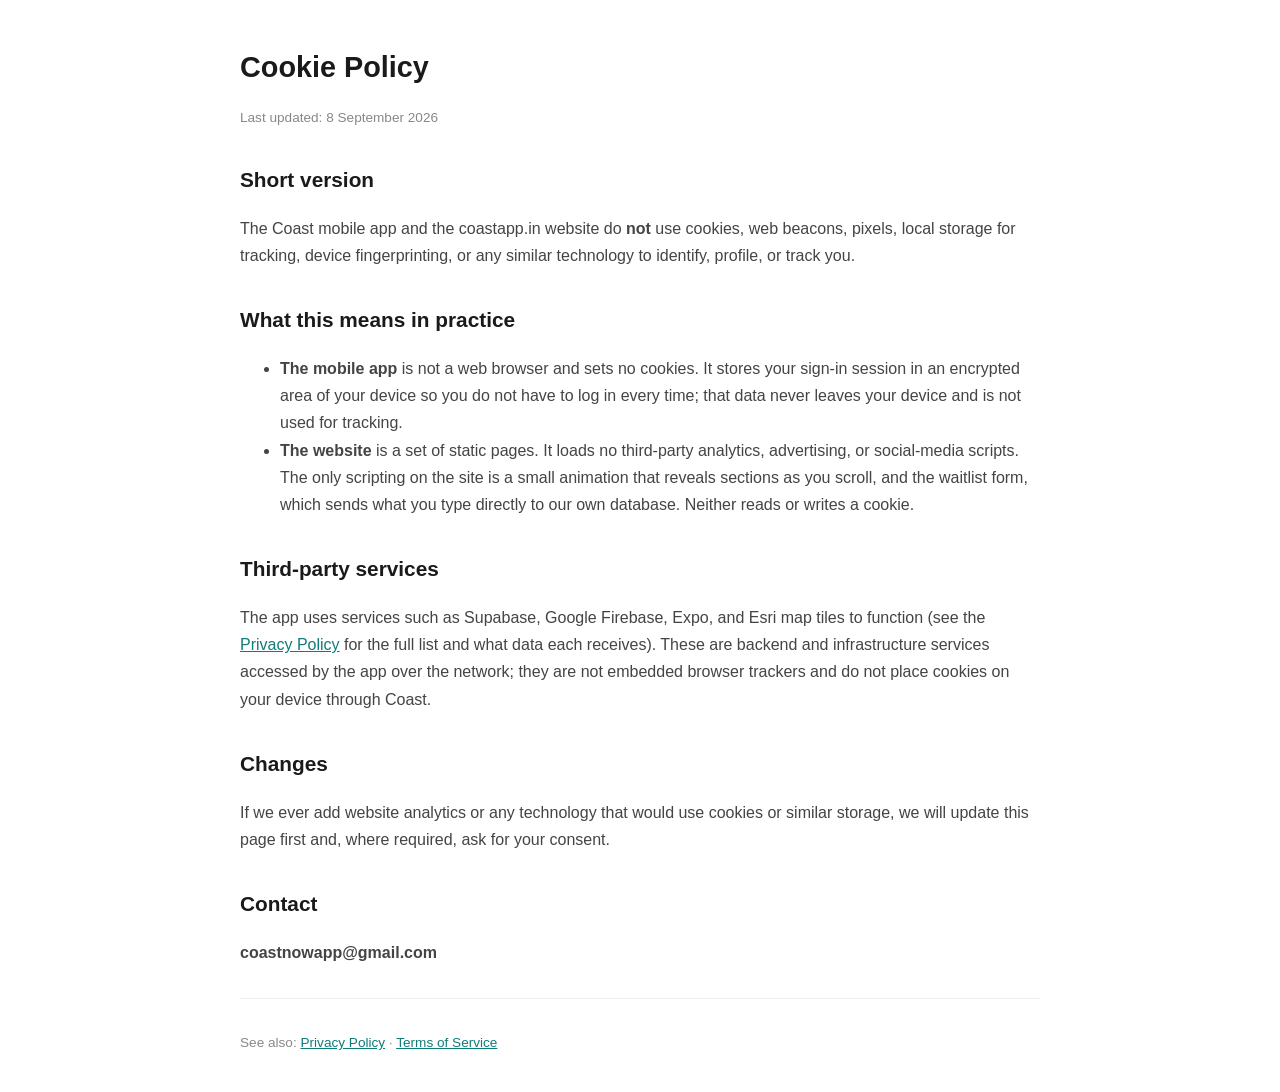
<file: cookie-policy.html>
<!DOCTYPE html>
<html lang="en">
<head>
  <meta charset="UTF-8">
  <meta name="viewport" content="width=device-width, initial-scale=1.0">
  <title>Cookie Policy - Coast</title>
  <meta name="description" content="Coast's website does not use cookies or trackers. Read the details of our cookie policy.">
  <link rel="canonical" href="https://coastapp.in/cookie-policy.html">
  <style>
    body { font-family: -apple-system, BlinkMacSystemFont, 'Segoe UI', Roboto, sans-serif; line-height: 1.7; max-width: 800px; margin: 0 auto; padding: 24px 16px; color: #1a1a1a; }
    h1 { font-size: 1.8em; margin-bottom: 0.2em; }
    h2 { font-size: 1.3em; margin-top: 1.6em; }
    p, li { color: #444; }
    .updated { color: #888; font-size: 0.85em; }
    hr { border: none; border-top: 1px solid #eee; margin: 2em 0; }
    a { color: #0F7C7A; }
  </style>
</head>
<body>
  <h1>Cookie Policy</h1>
  <p class="updated">Last updated: 8 September 2026</p>

  <h2>Short version</h2>
  <p>The Coast mobile app and the coastapp.in website do <strong>not</strong>
  use cookies, web beacons, pixels, local storage for tracking, device
  fingerprinting, or any similar technology to identify, profile, or track
  you.</p>

  <h2>What this means in practice</h2>
  <ul>
    <li><strong>The mobile app</strong> is not a web browser and sets no
    cookies. It stores your sign-in session in an encrypted area of your
    device so you do not have to log in every time; that data never leaves
    your device and is not used for tracking.</li>
    <li><strong>The website</strong> is a set of static pages. It loads no
    third-party analytics, advertising, or social-media scripts. The only
    scripting on the site is a small animation that reveals sections as you
    scroll, and the waitlist form, which sends what you type directly to our
    own database. Neither reads or writes a cookie.</li>
  </ul>

  <h2>Third-party services</h2>
  <p>The app uses services such as Supabase, Google Firebase, Expo, and Esri
  map tiles to function (see the
  <a href="privacy-policy.html">Privacy Policy</a> for the full list and what
  data each receives). These are backend and infrastructure services accessed
  by the app over the network; they are not embedded browser trackers and do
  not place cookies on your device through Coast.</p>

  <h2>Changes</h2>
  <p>If we ever add website analytics or any technology that would use cookies
  or similar storage, we will update this page first and, where required, ask
  for your consent.</p>

  <h2>Contact</h2>
  <p><strong>coastnowapp@gmail.com</strong></p>

  <hr>
  <p class="updated">See also: <a href="privacy-policy.html">Privacy Policy</a>
  &middot; <a href="terms-of-service.html">Terms of Service</a></p>
</body>
</html>
</file>
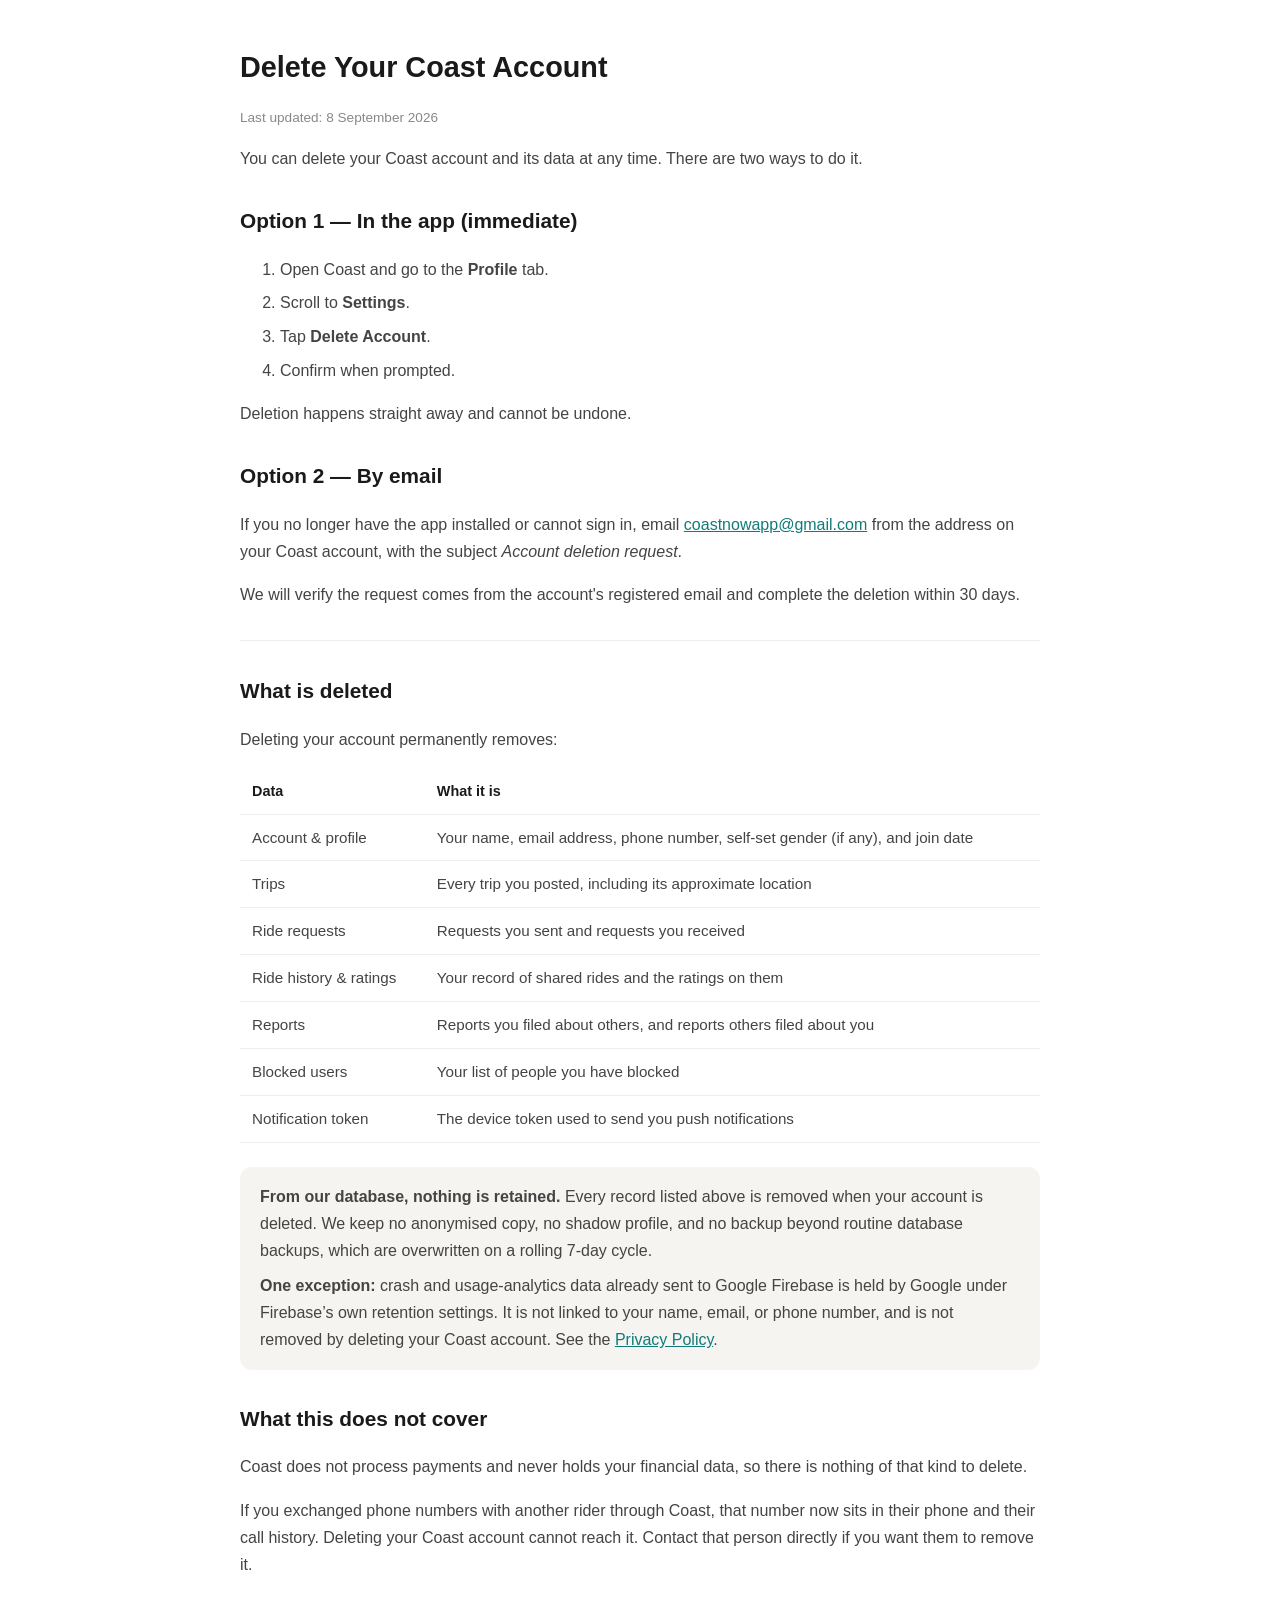
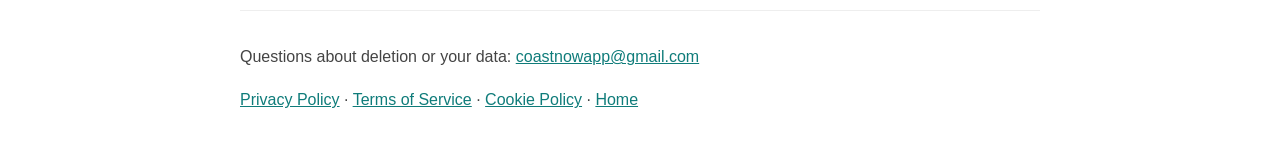
<file: delete-account.html>
<!DOCTYPE html>
<html lang="en">
<head>
  <meta charset="UTF-8">
  <meta name="viewport" content="width=device-width, initial-scale=1.0">
  <title>Delete Your Account - Coast</title>
  <link rel="canonical" href="https://coastapp.in/delete-account.html">
  <meta name="description" content="How to delete your Coast account and all associated data, in the app or by email request.">
  <link rel="icon" type="image/png" href="favicon.png">
  <style>
    body { font-family: -apple-system, BlinkMacSystemFont, 'Segoe UI', Roboto, sans-serif; line-height: 1.7; max-width: 800px; margin: 0 auto; padding: 24px 16px; color: #1a1a1a; }
    h1 { font-size: 1.8em; margin-bottom: 0.2em; }
    h2 { font-size: 1.3em; margin-top: 1.5em; }
    p, li { color: #444; }
    .updated { color: #888; font-size: 0.85em; }
    hr { border: none; border-top: 1px solid #eee; margin: 2em 0; }
    ol li { margin-bottom: 0.4em; }
    table { border-collapse: collapse; width: 100%; margin: 1em 0; }
    th, td { text-align: left; padding: 10px 12px; border-bottom: 1px solid #eee; vertical-align: top; }
    th { color: #1a1a1a; font-size: 0.9em; }
    td { color: #444; font-size: 0.95em; }
    .box { background: #f6f4f1; border-radius: 12px; padding: 16px 20px; margin: 1.5em 0; }
    a { color: #0F7C7A; }
  </style>
</head>
<body>
  <h1>Delete Your Coast Account</h1>
  <p class="updated">Last updated: 8 September 2026</p>

  <p>You can delete your Coast account and its data at any time. There are two ways to do it.</p>

  <h2>Option 1 — In the app (immediate)</h2>
  <ol>
    <li>Open Coast and go to the <strong>Profile</strong> tab.</li>
    <li>Scroll to <strong>Settings</strong>.</li>
    <li>Tap <strong>Delete Account</strong>.</li>
    <li>Confirm when prompted.</li>
  </ol>
  <p>Deletion happens straight away and cannot be undone.</p>

  <h2>Option 2 — By email</h2>
  <p>If you no longer have the app installed or cannot sign in, email
  <a href="mailto:coastnowapp@gmail.com?subject=Account%20deletion%20request">coastnowapp@gmail.com</a>
  from the address on your Coast account, with the subject <em>Account deletion request</em>.</p>
  <p>We will verify the request comes from the account's registered email and complete the deletion within 30 days.</p>

  <hr>

  <h2>What is deleted</h2>
  <p>Deleting your account permanently removes:</p>
  <table>
    <tr><th>Data</th><th>What it is</th></tr>
    <tr><td>Account &amp; profile</td><td>Your name, email address, phone number, self-set gender (if any), and join date</td></tr>
    <tr><td>Trips</td><td>Every trip you posted, including its approximate location</td></tr>
    <tr><td>Ride requests</td><td>Requests you sent and requests you received</td></tr>
    <tr><td>Ride history &amp; ratings</td><td>Your record of shared rides and the ratings on them</td></tr>
    <tr><td>Reports</td><td>Reports you filed about others, and reports others filed about you</td></tr>
    <tr><td>Blocked users</td><td>Your list of people you have blocked</td></tr>
    <tr><td>Notification token</td><td>The device token used to send you push notifications</td></tr>
  </table>

  <div class="box">
    <p style="margin:0 0 8px"><strong>From our database, nothing is retained.</strong> Every record listed above is removed when your account is deleted. We keep no anonymised copy, no shadow profile, and no backup beyond routine database backups, which are overwritten on a rolling 7-day cycle.</p>
    <p style="margin:0"><strong>One exception:</strong> crash and usage-analytics data already sent to Google Firebase is held by Google under Firebase&rsquo;s own retention settings. It is not linked to your name, email, or phone number, and is not removed by deleting your Coast account. See the <a href="privacy-policy.html">Privacy Policy</a>.</p>
  </div>

  <h2>What this does not cover</h2>
  <p>Coast does not process payments and never holds your financial data, so there is nothing of that kind to delete.</p>
  <p>If you exchanged phone numbers with another rider through Coast, that number now sits in their phone and their call history. Deleting your Coast account cannot reach it. Contact that person directly if you want them to remove it.</p>

  <hr>

  <p>Questions about deletion or your data: <a href="mailto:coastnowapp@gmail.com">coastnowapp@gmail.com</a></p>
  <p><a href="privacy-policy.html">Privacy Policy</a> · <a href="terms-of-service.html">Terms of Service</a> · <a href="cookie-policy.html">Cookie Policy</a> · <a href="index.html">Home</a></p>
</body>
</html>
</file>
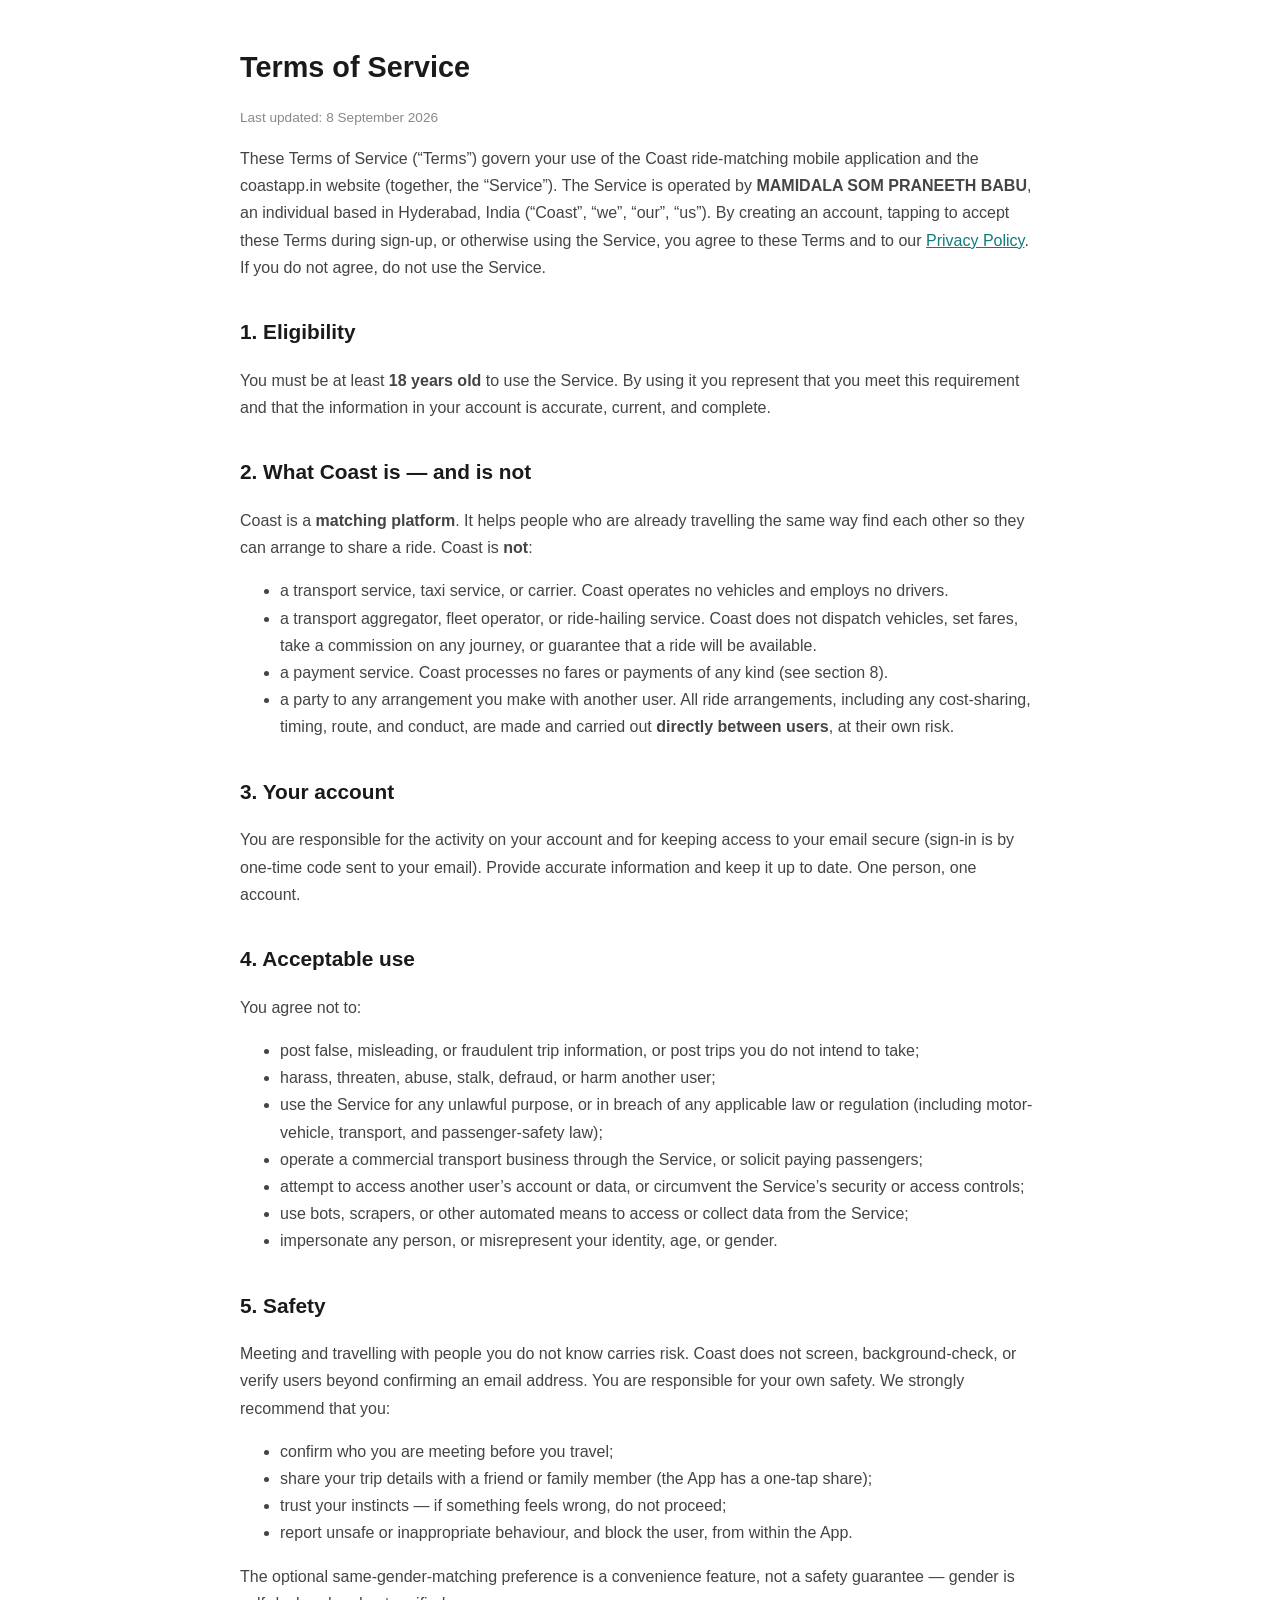
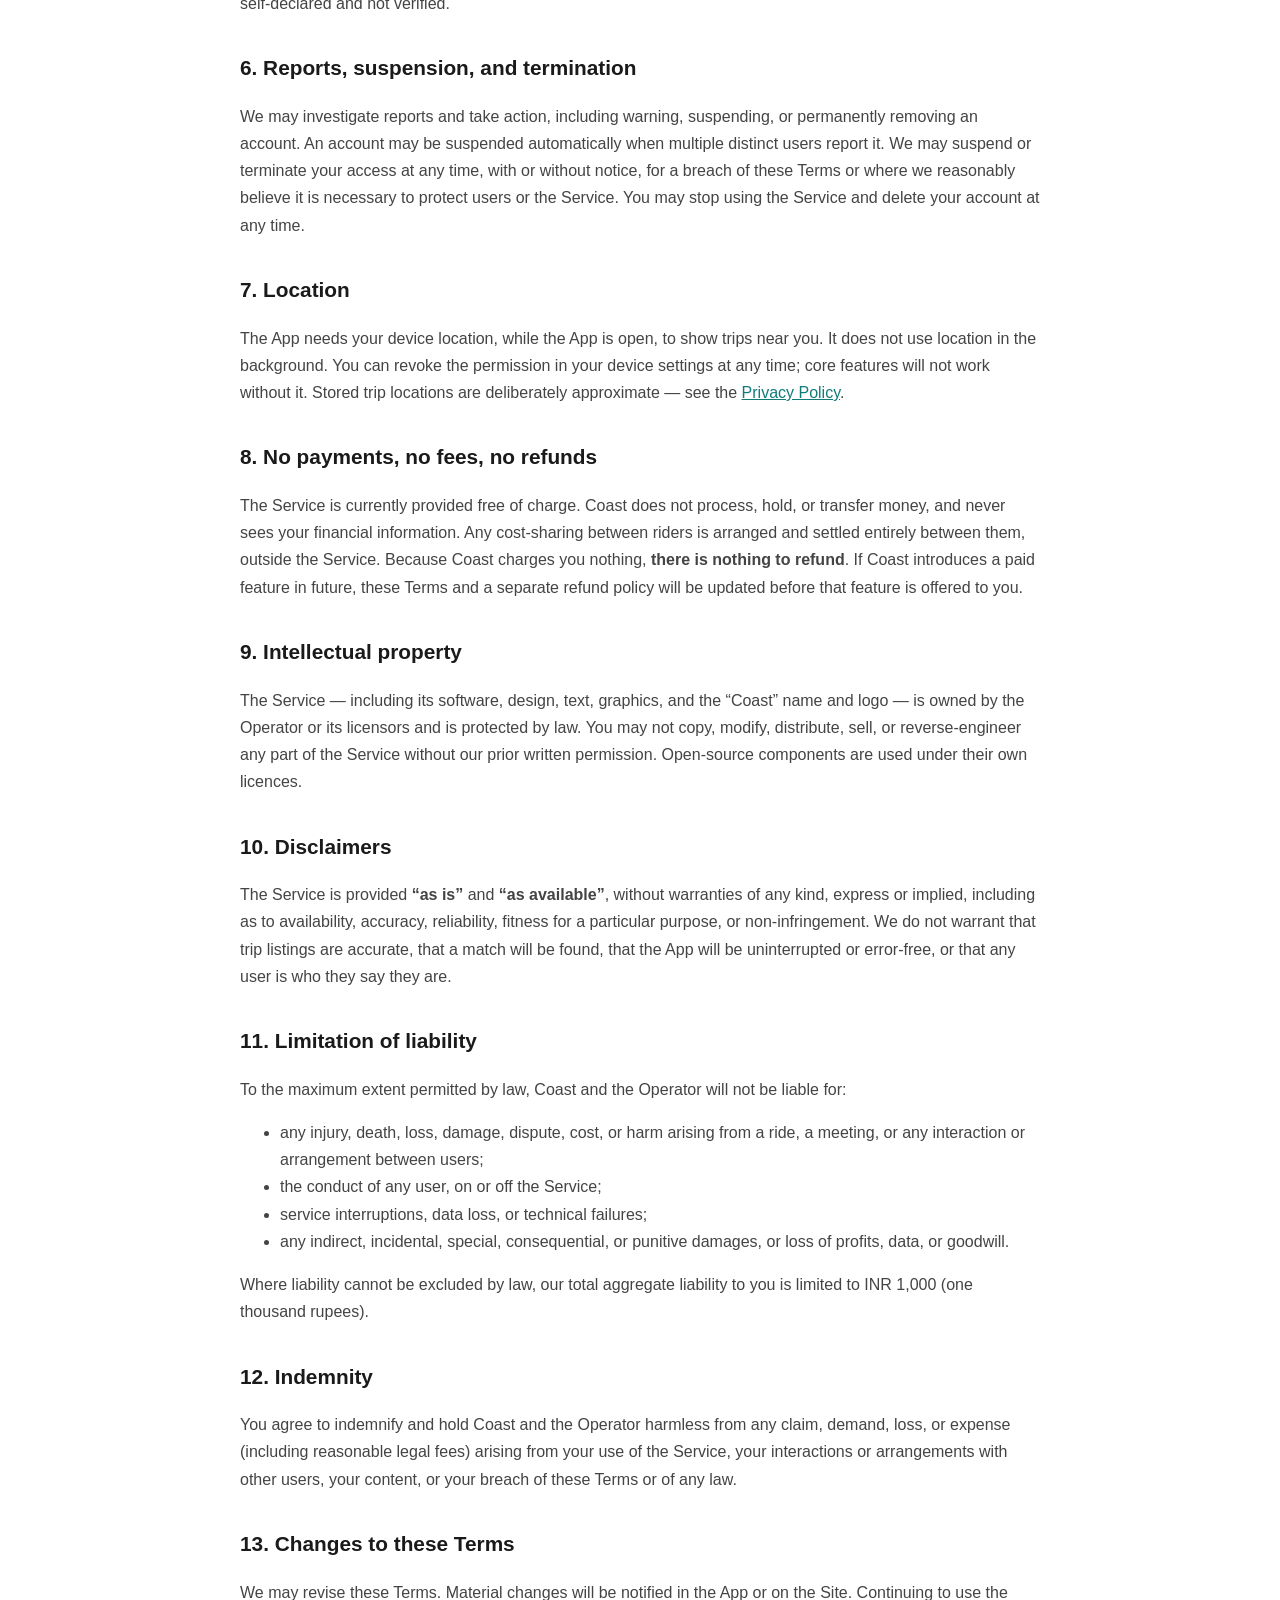
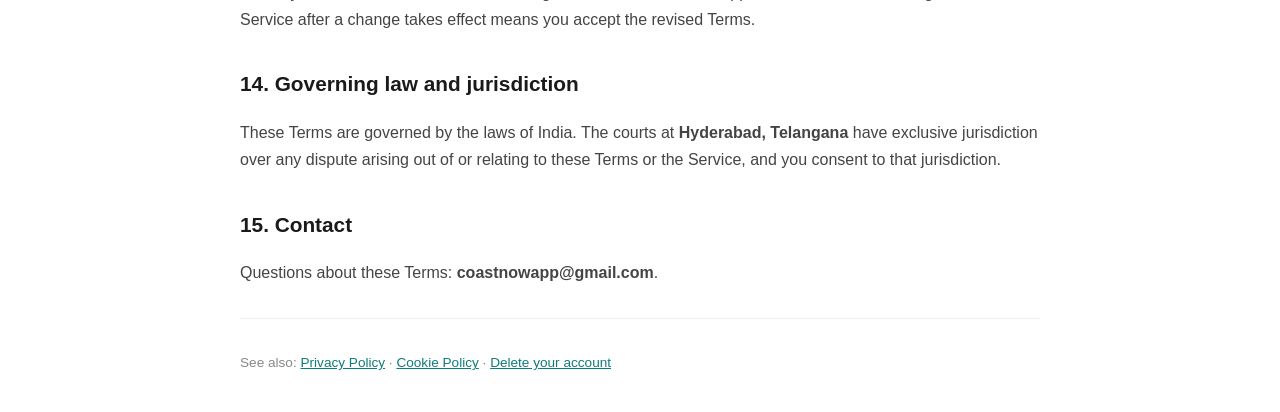
<file: terms-of-service.html>
<!DOCTYPE html>
<html lang="en">
<head>
  <meta charset="UTF-8">
  <meta name="viewport" content="width=device-width, initial-scale=1.0">
  <title>Terms of Service - Coast</title>
  <meta name="description" content="The terms for using Coast, a proximity-based ride-sharing app for India.">
  <link rel="canonical" href="https://coastapp.in/terms-of-service.html">
  <style>
    body { font-family: -apple-system, BlinkMacSystemFont, 'Segoe UI', Roboto, sans-serif; line-height: 1.7; max-width: 800px; margin: 0 auto; padding: 24px 16px; color: #1a1a1a; }
    h1 { font-size: 1.8em; margin-bottom: 0.2em; }
    h2 { font-size: 1.3em; margin-top: 1.6em; }
    p, li { color: #444; }
    .updated { color: #888; font-size: 0.85em; }
    hr { border: none; border-top: 1px solid #eee; margin: 2em 0; }
    a { color: #0F7C7A; }
  </style>
</head>
<body>
  <h1>Terms of Service</h1>
  <p class="updated">Last updated: 8 September 2026</p>

  <p>These Terms of Service (&ldquo;Terms&rdquo;) govern your use of the Coast
  ride-matching mobile application and the coastapp.in website (together, the
  &ldquo;Service&rdquo;). The Service is operated by
  <strong>MAMIDALA SOM PRANEETH BABU</strong>, an individual based in
  Hyderabad, India (&ldquo;Coast&rdquo;, &ldquo;we&rdquo;, &ldquo;our&rdquo;,
  &ldquo;us&rdquo;).
  By creating an account, tapping to accept these Terms during sign-up, or
  otherwise using the Service, you agree to these Terms and to our
  <a href="privacy-policy.html">Privacy Policy</a>. If you do not agree, do not
  use the Service.</p>

  <h2>1. Eligibility</h2>
  <p>You must be at least <strong>18 years old</strong> to use the Service. By
  using it you represent that you meet this requirement and that the
  information in your account is accurate, current, and complete.</p>

  <h2>2. What Coast is &mdash; and is not</h2>
  <p>Coast is a <strong>matching platform</strong>. It helps people who are
  already travelling the same way find each other so they can arrange to share
  a ride. Coast is <strong>not</strong>:</p>
  <ul>
    <li>a transport service, taxi service, or carrier. Coast operates no vehicles and employs no drivers.</li>
    <li>a transport aggregator, fleet operator, or ride-hailing service. Coast does not dispatch vehicles, set fares, take a commission on any journey, or guarantee that a ride will be available.</li>
    <li>a payment service. Coast processes no fares or payments of any kind (see section 8).</li>
    <li>a party to any arrangement you make with another user. All ride arrangements, including any cost-sharing, timing, route, and conduct, are made and carried out <strong>directly between users</strong>, at their own risk.</li>
  </ul>

  <h2>3. Your account</h2>
  <p>You are responsible for the activity on your account and for keeping
  access to your email secure (sign-in is by one-time code sent to your
  email). Provide accurate information and keep it up to date. One person, one
  account.</p>

  <h2>4. Acceptable use</h2>
  <p>You agree not to:</p>
  <ul>
    <li>post false, misleading, or fraudulent trip information, or post trips you do not intend to take;</li>
    <li>harass, threaten, abuse, stalk, defraud, or harm another user;</li>
    <li>use the Service for any unlawful purpose, or in breach of any applicable law or regulation (including motor-vehicle, transport, and passenger-safety law);</li>
    <li>operate a commercial transport business through the Service, or solicit paying passengers;</li>
    <li>attempt to access another user&rsquo;s account or data, or circumvent the Service&rsquo;s security or access controls;</li>
    <li>use bots, scrapers, or other automated means to access or collect data from the Service;</li>
    <li>impersonate any person, or misrepresent your identity, age, or gender.</li>
  </ul>

  <h2>5. Safety</h2>
  <p>Meeting and travelling with people you do not know carries risk. Coast
  does not screen, background-check, or verify users beyond confirming an
  email address. You are responsible for your own safety. We strongly
  recommend that you:</p>
  <ul>
    <li>confirm who you are meeting before you travel;</li>
    <li>share your trip details with a friend or family member (the App has a one-tap share);</li>
    <li>trust your instincts &mdash; if something feels wrong, do not proceed;</li>
    <li>report unsafe or inappropriate behaviour, and block the user, from within the App.</li>
  </ul>
  <p>The optional same-gender-matching preference is a convenience feature, not
  a safety guarantee &mdash; gender is self-declared and not verified.</p>

  <h2>6. Reports, suspension, and termination</h2>
  <p>We may investigate reports and take action, including warning, suspending,
  or permanently removing an account. An account may be suspended automatically
  when multiple distinct users report it. We may suspend or terminate your
  access at any time, with or without notice, for a breach of these Terms or
  where we reasonably believe it is necessary to protect users or the Service.
  You may stop using the Service and delete your account at any time.</p>

  <h2>7. Location</h2>
  <p>The App needs your device location, while the App is open, to show trips
  near you. It does not use location in the background. You can revoke the
  permission in your device settings at any time; core features will not work
  without it. Stored trip locations are deliberately approximate &mdash; see
  the <a href="privacy-policy.html">Privacy Policy</a>.</p>

  <h2>8. No payments, no fees, no refunds</h2>
  <p>The Service is currently provided free of charge. Coast does not process,
  hold, or transfer money, and never sees your financial information. Any
  cost-sharing between riders is arranged and settled entirely between them,
  outside the Service. Because Coast charges you nothing, <strong>there is
  nothing to refund</strong>. If Coast introduces a paid feature in future,
  these Terms and a separate refund policy will be updated before that feature
  is offered to you.</p>

  <h2>9. Intellectual property</h2>
  <p>The Service &mdash; including its software, design, text, graphics, and the
  &ldquo;Coast&rdquo; name and logo &mdash; is owned by the Operator or its
  licensors and is protected by law. You may not copy, modify, distribute,
  sell, or reverse-engineer any part of the Service without our prior written
  permission. Open-source components are used under their own licences.</p>

  <h2>10. Disclaimers</h2>
  <p>The Service is provided <strong>&ldquo;as is&rdquo;</strong> and
  <strong>&ldquo;as available&rdquo;</strong>, without warranties of any kind,
  express or implied, including as to availability, accuracy, reliability,
  fitness for a particular purpose, or non-infringement. We do not warrant
  that trip listings are accurate, that a match will be found, that the App
  will be uninterrupted or error-free, or that any user is who they say they
  are.</p>

  <h2>11. Limitation of liability</h2>
  <p>To the maximum extent permitted by law, Coast and the Operator will not be
  liable for:</p>
  <ul>
    <li>any injury, death, loss, damage, dispute, cost, or harm arising from a ride, a meeting, or any interaction or arrangement between users;</li>
    <li>the conduct of any user, on or off the Service;</li>
    <li>service interruptions, data loss, or technical failures;</li>
    <li>any indirect, incidental, special, consequential, or punitive damages, or loss of profits, data, or goodwill.</li>
  </ul>
  <p>Where liability cannot be excluded by law, our total aggregate liability to
  you is limited to INR 1,000 (one thousand rupees).</p>

  <h2>12. Indemnity</h2>
  <p>You agree to indemnify and hold Coast and the Operator harmless from any
  claim, demand, loss, or expense (including reasonable legal fees) arising
  from your use of the Service, your interactions or arrangements with other
  users, your content, or your breach of these Terms or of any law.</p>

  <h2>13. Changes to these Terms</h2>
  <p>We may revise these Terms. Material changes will be notified in the App or
  on the Site. Continuing to use the Service after a change takes effect means
  you accept the revised Terms.</p>

  <h2>14. Governing law and jurisdiction</h2>
  <p>These Terms are governed by the laws of India. The courts at
  <strong>Hyderabad, Telangana</strong> have exclusive jurisdiction over any
  dispute arising out of or relating to these Terms or the Service, and you
  consent to that jurisdiction.</p>

  <h2>15. Contact</h2>
  <p>Questions about these Terms: <strong>coastnowapp@gmail.com</strong>.</p>

  <hr>
  <p class="updated">See also: <a href="privacy-policy.html">Privacy Policy</a>
  &middot; <a href="cookie-policy.html">Cookie Policy</a>
  &middot; <a href="delete-account.html">Delete your account</a></p>
</body>
</html>
</file>
